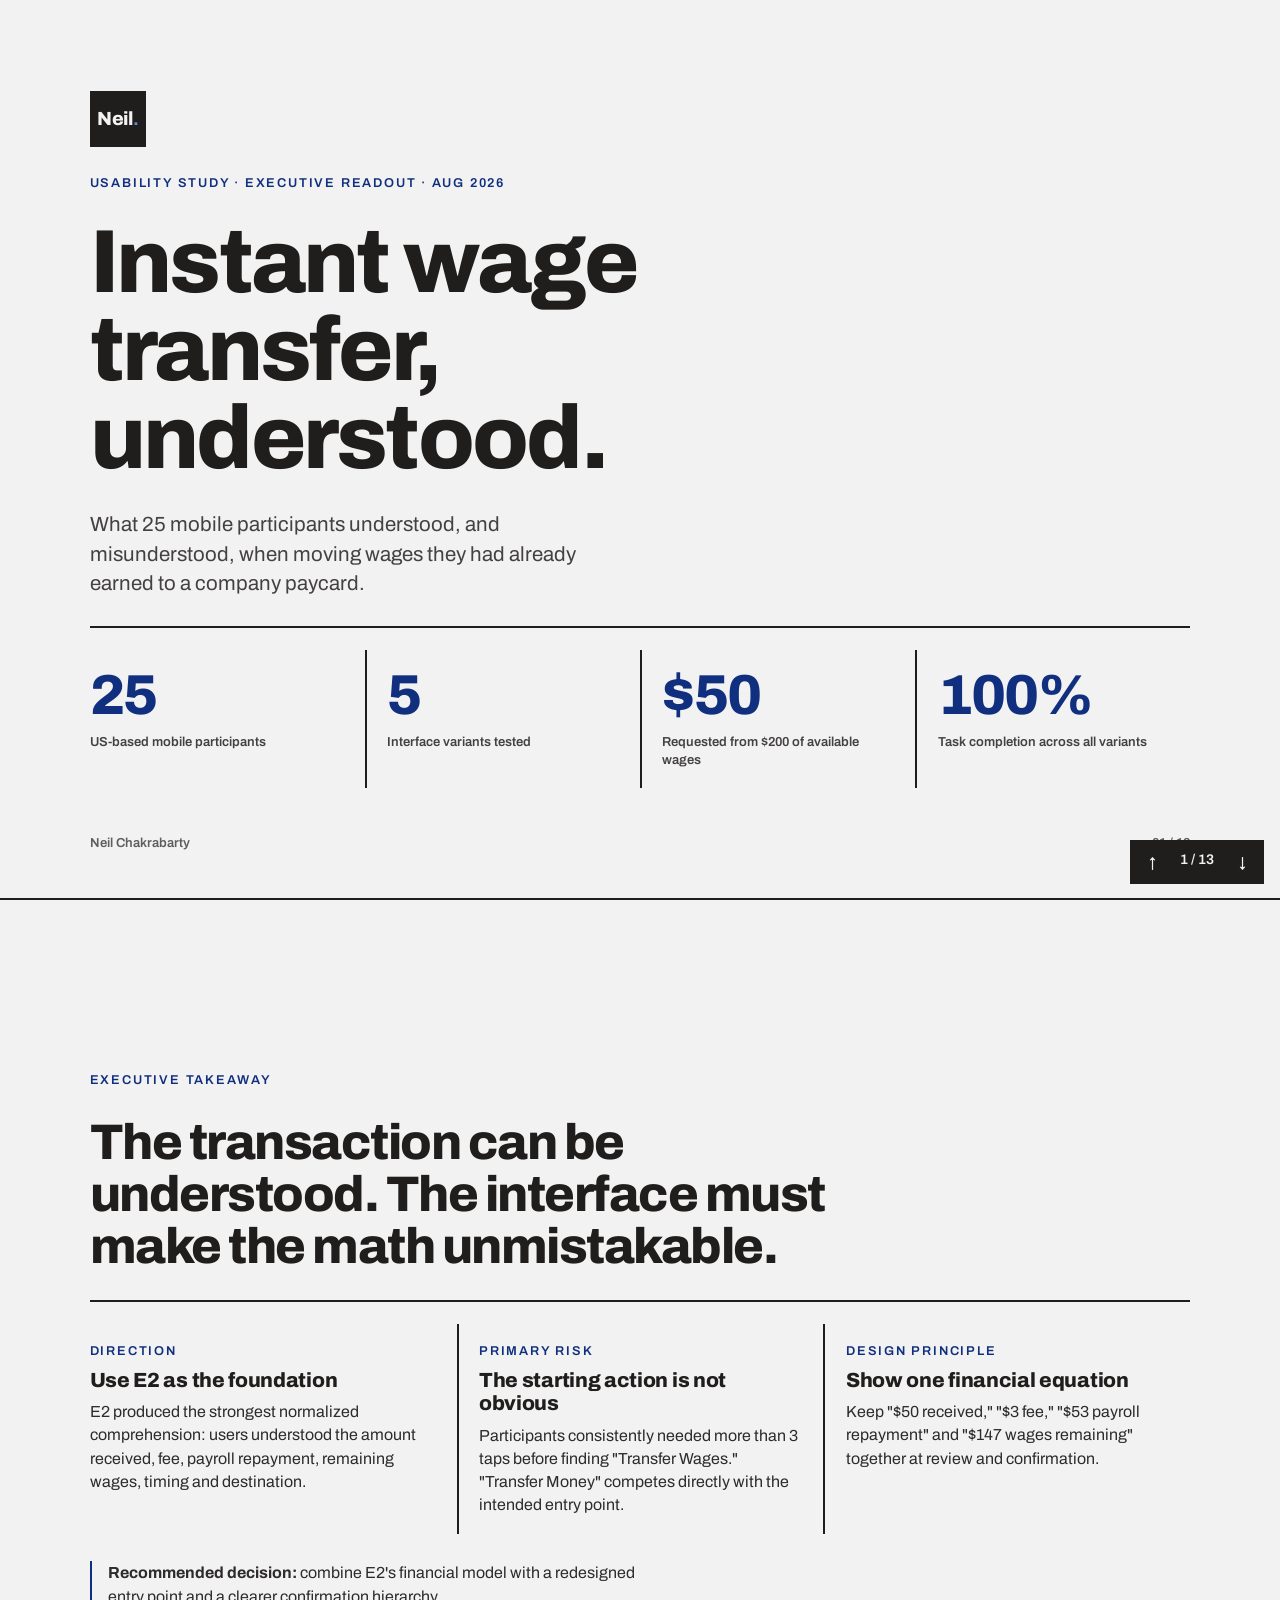
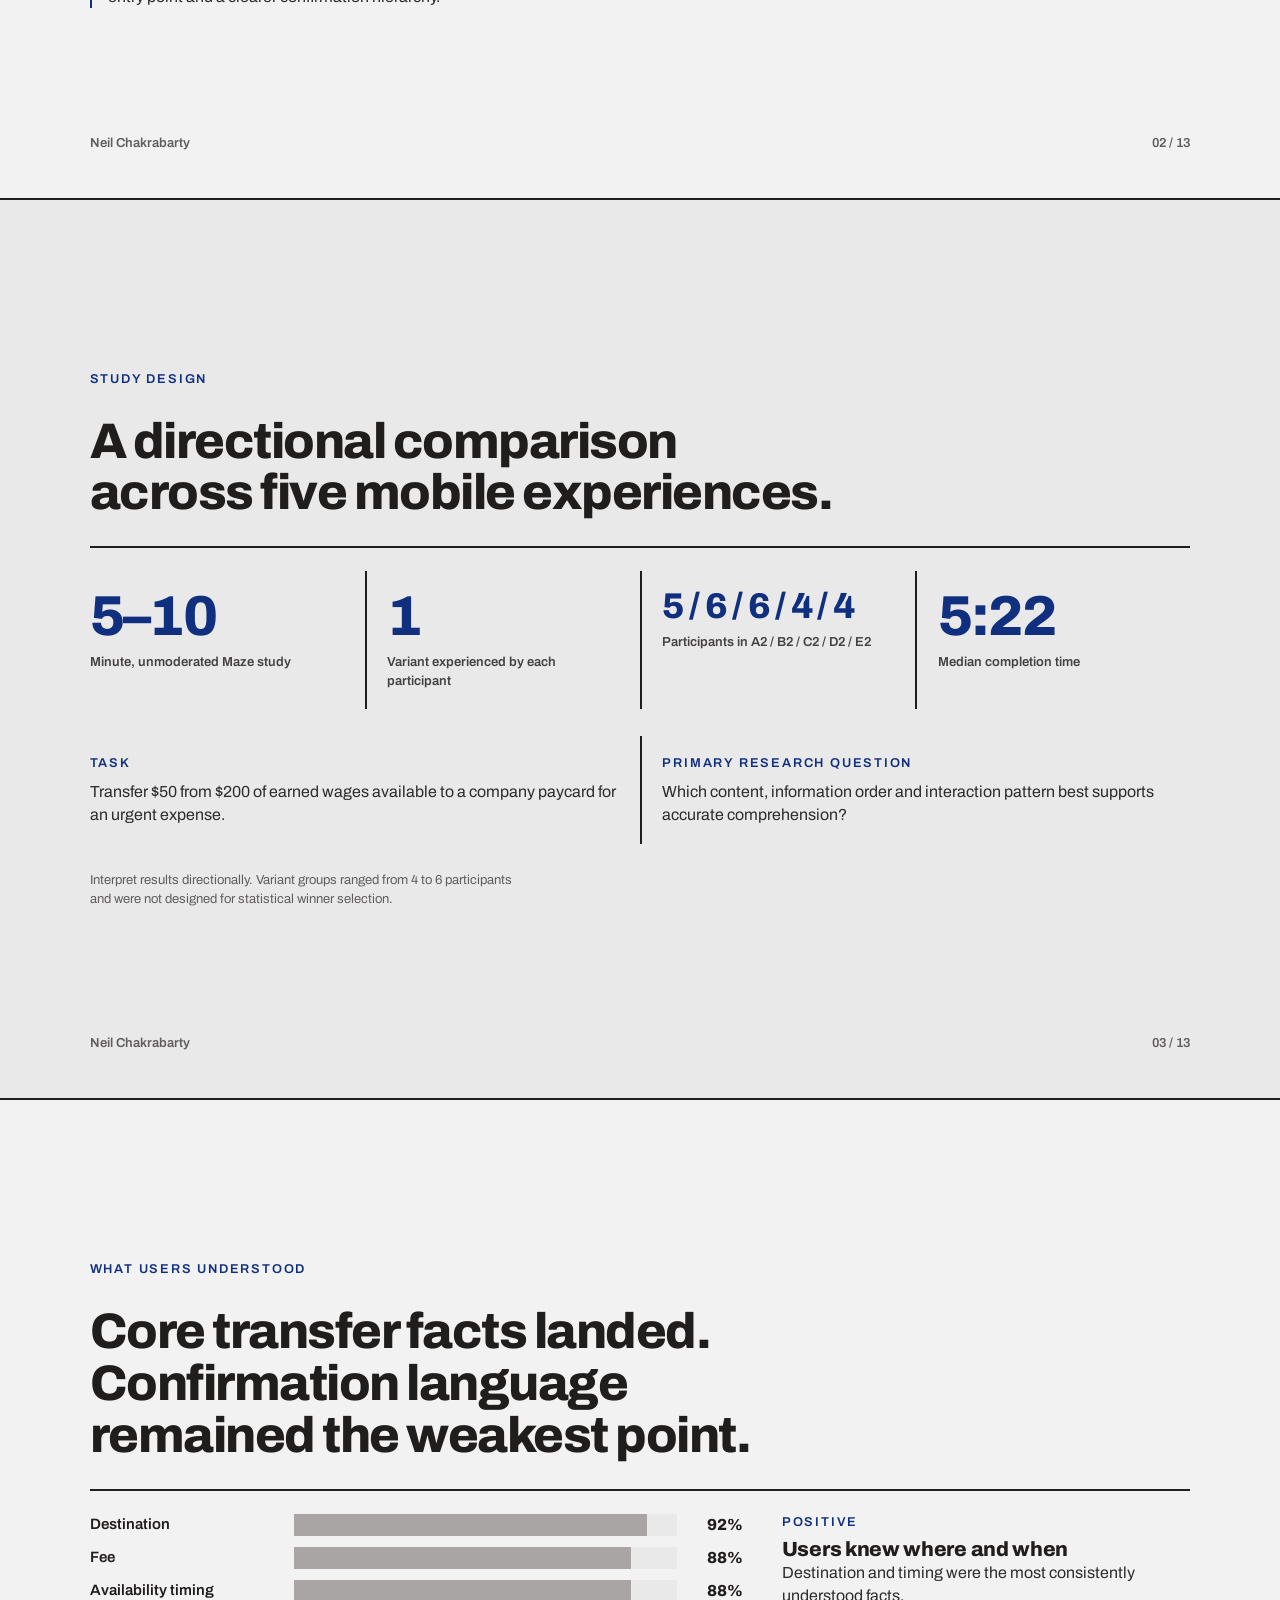
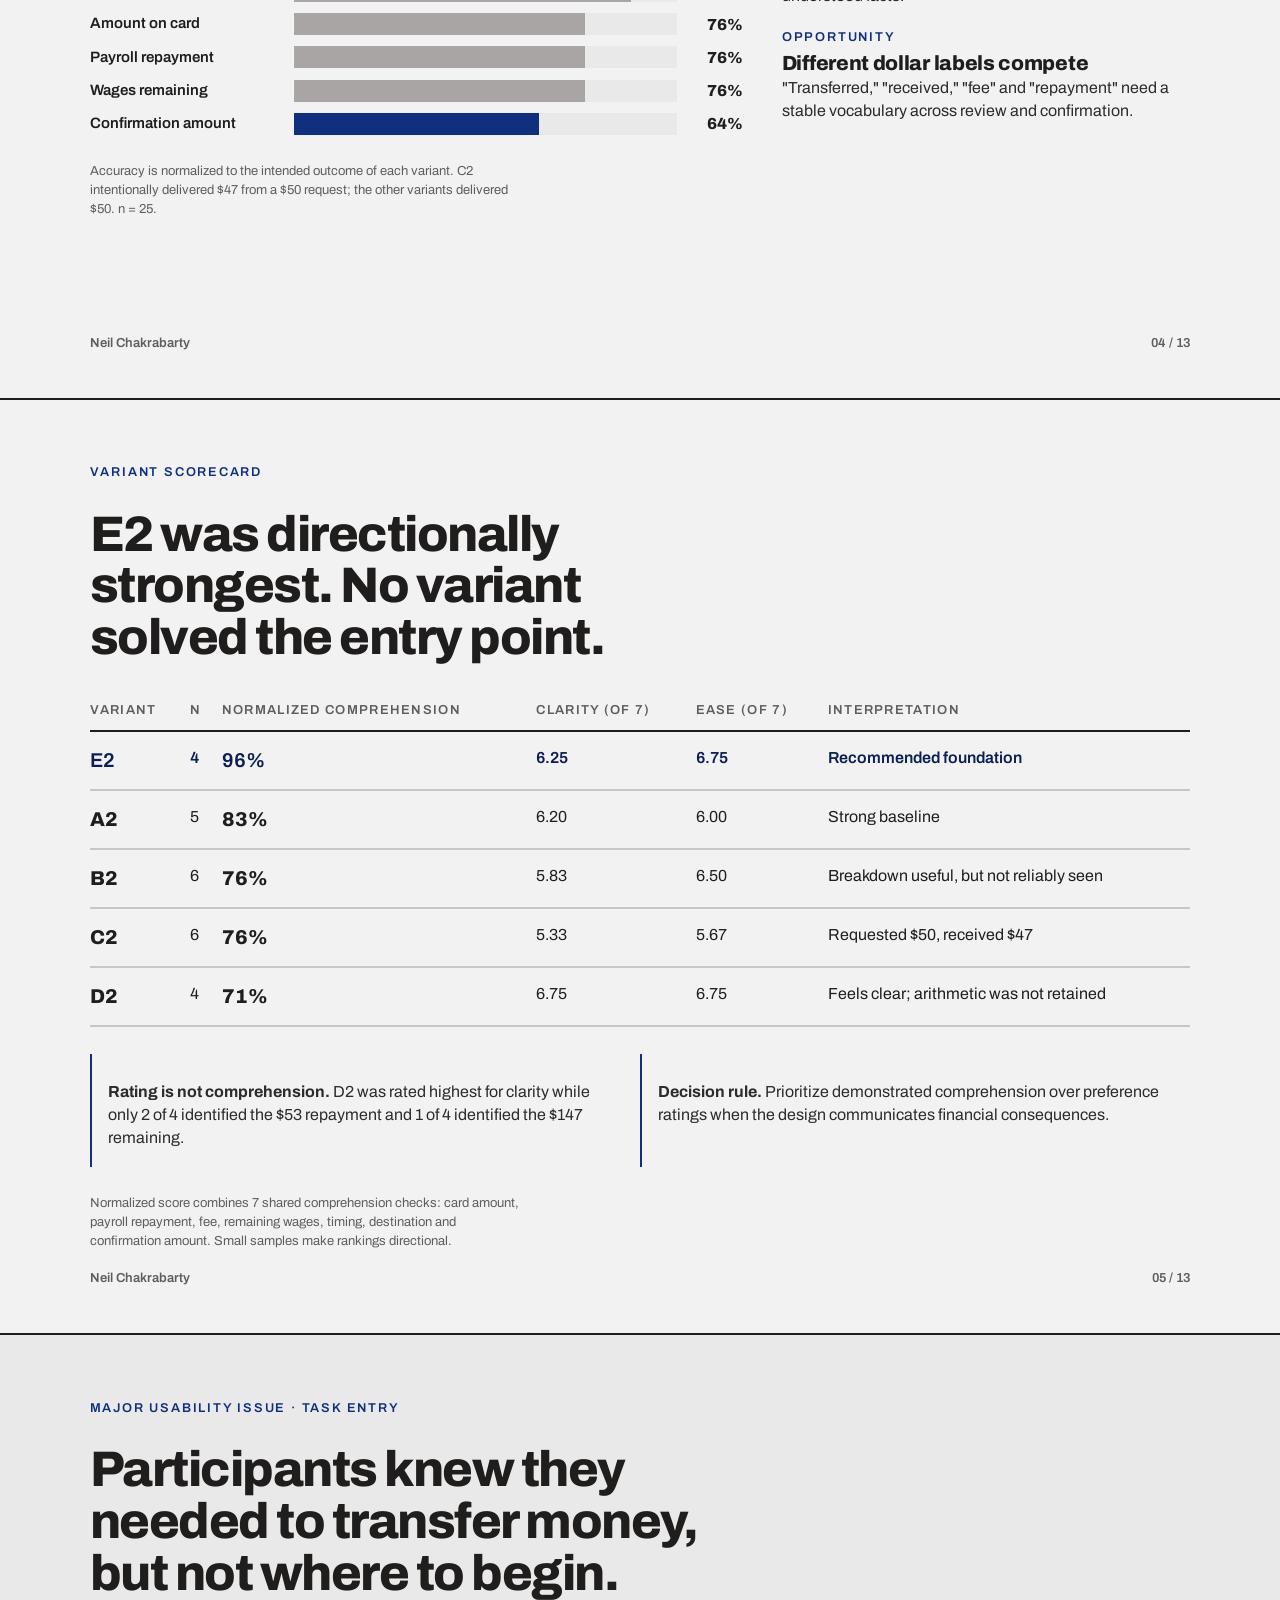
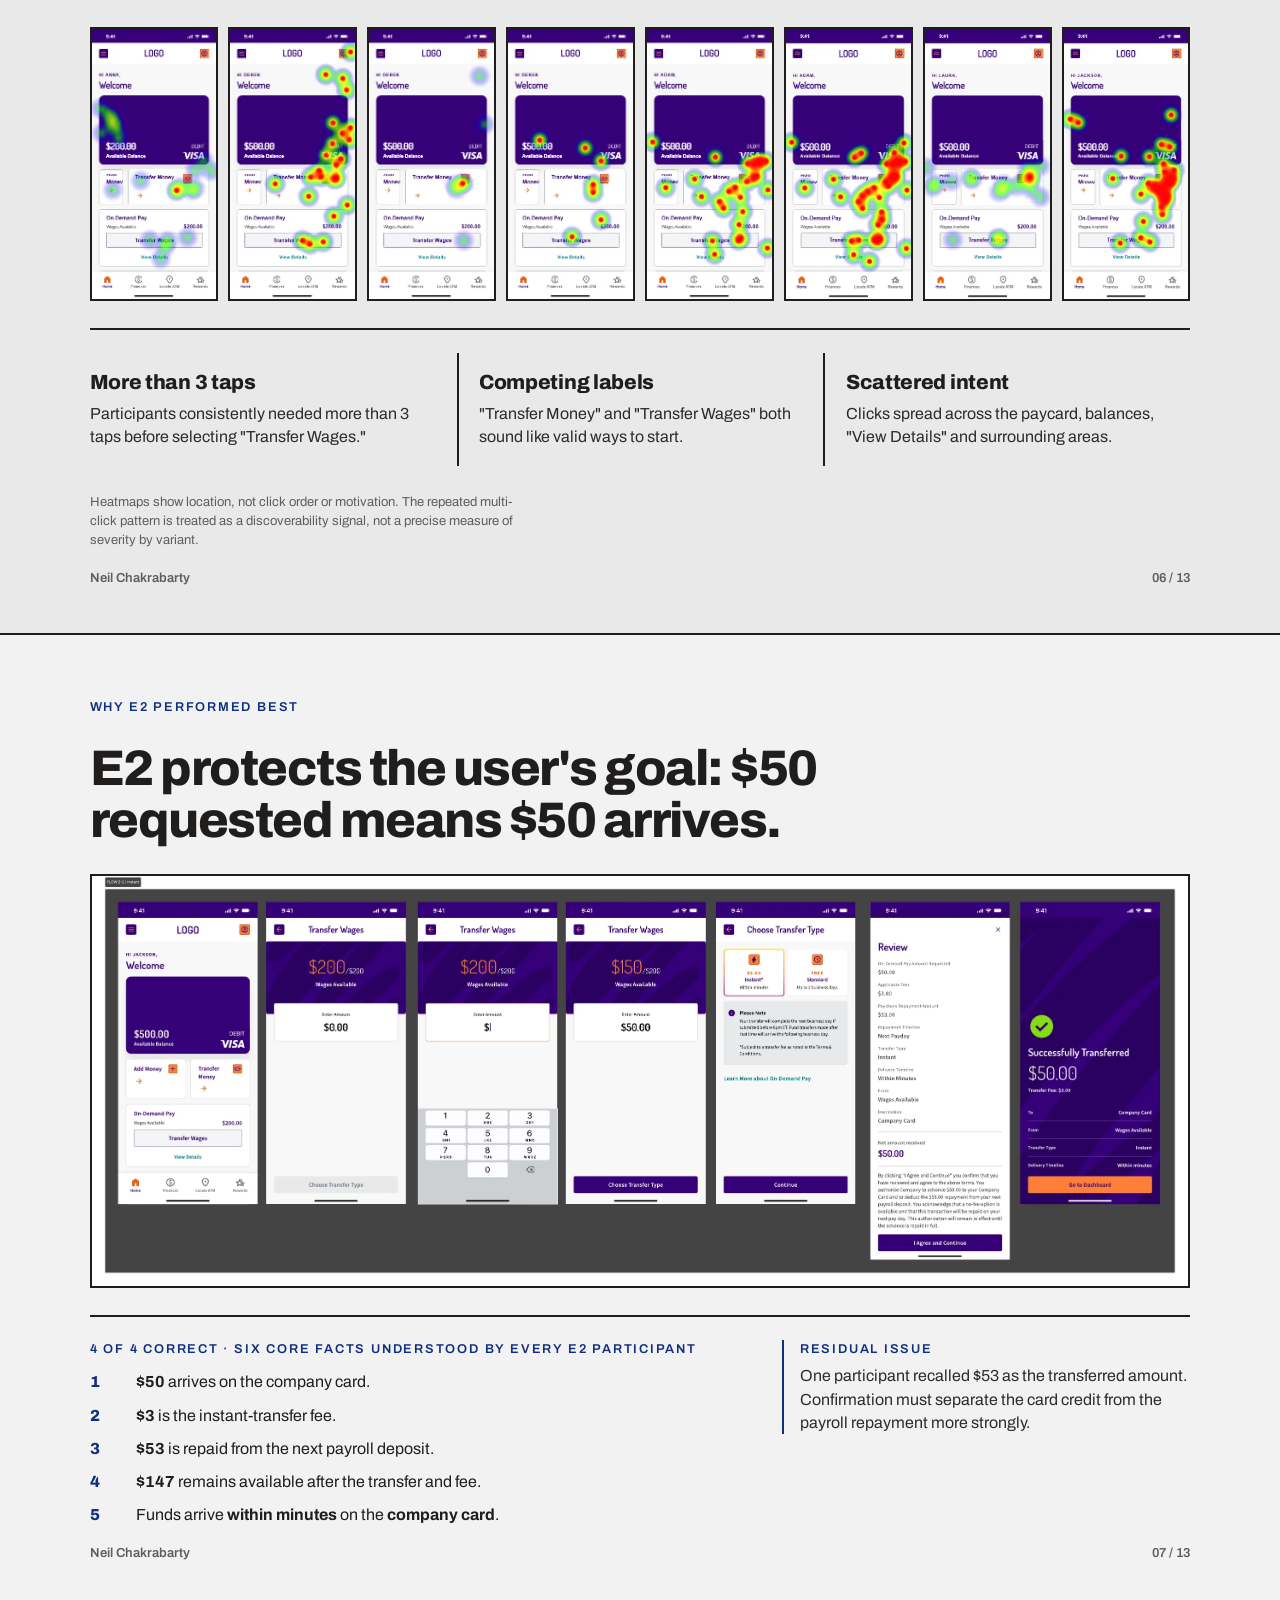
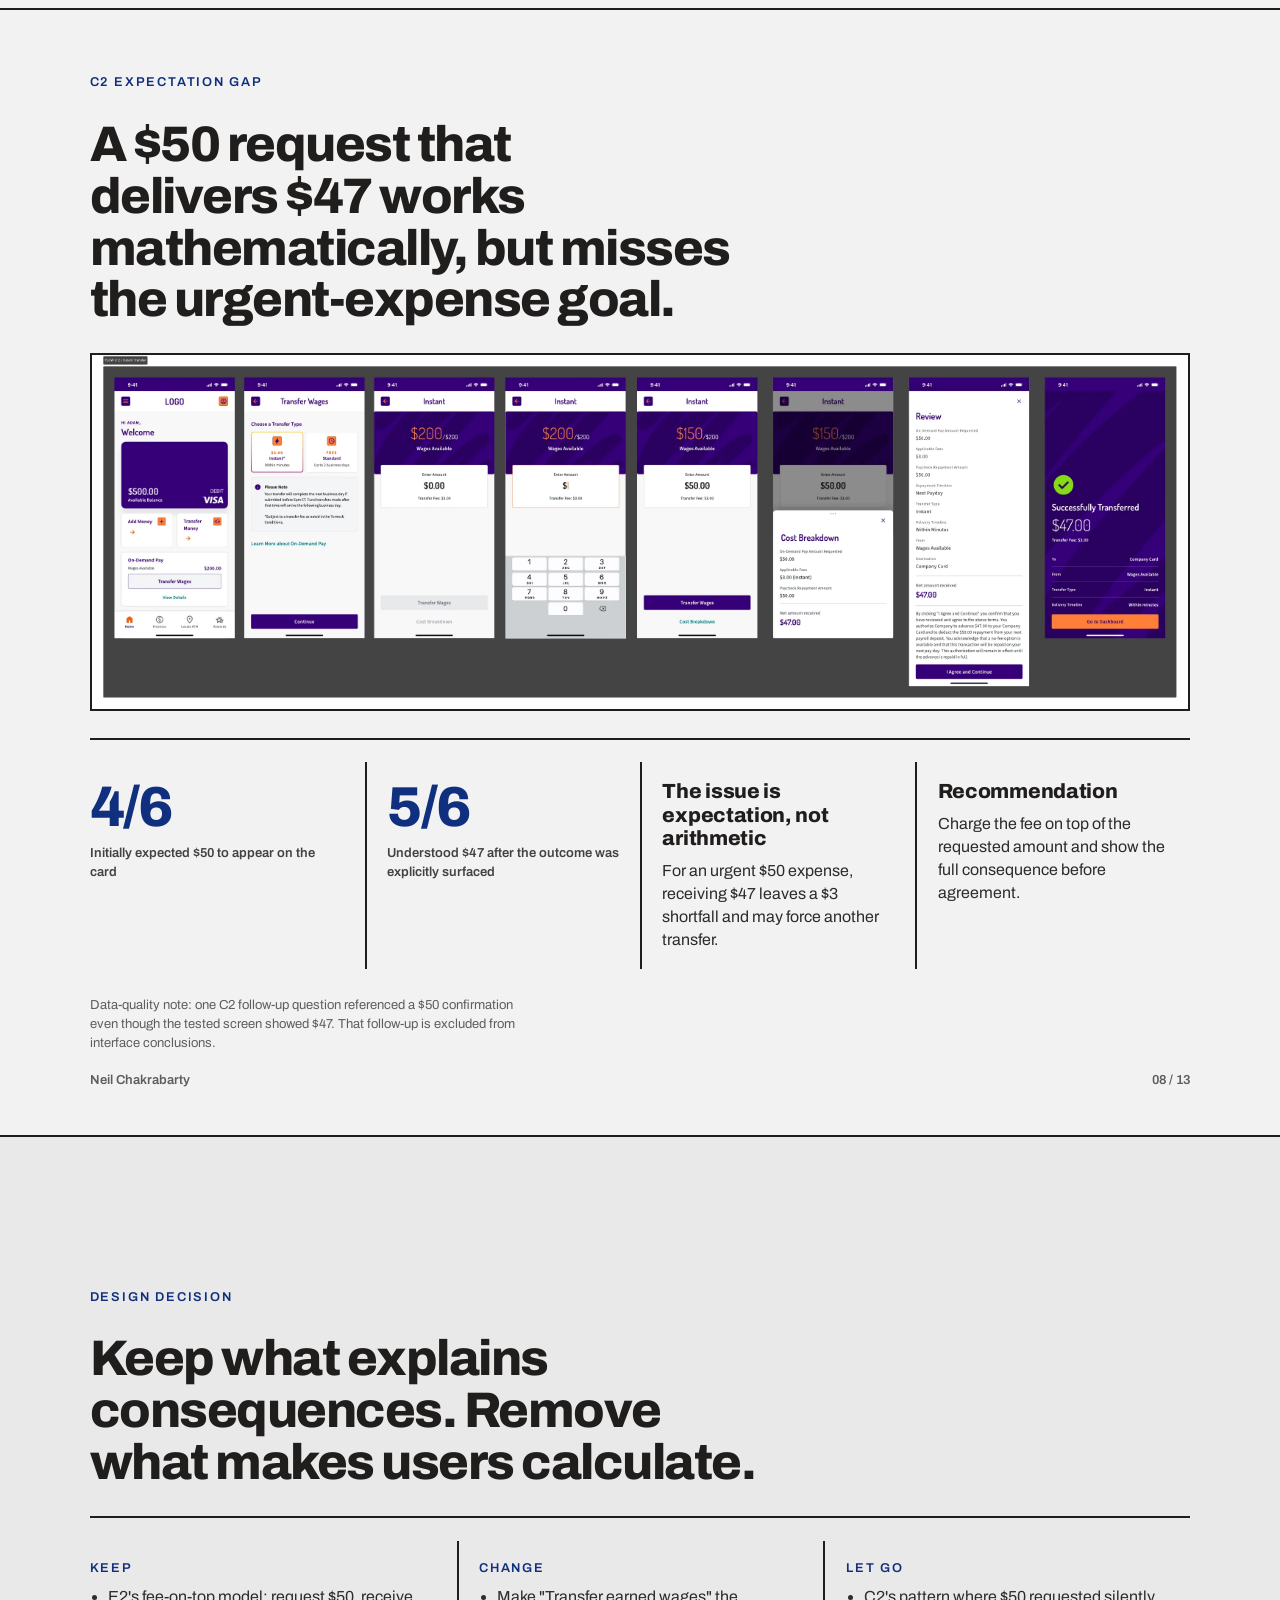
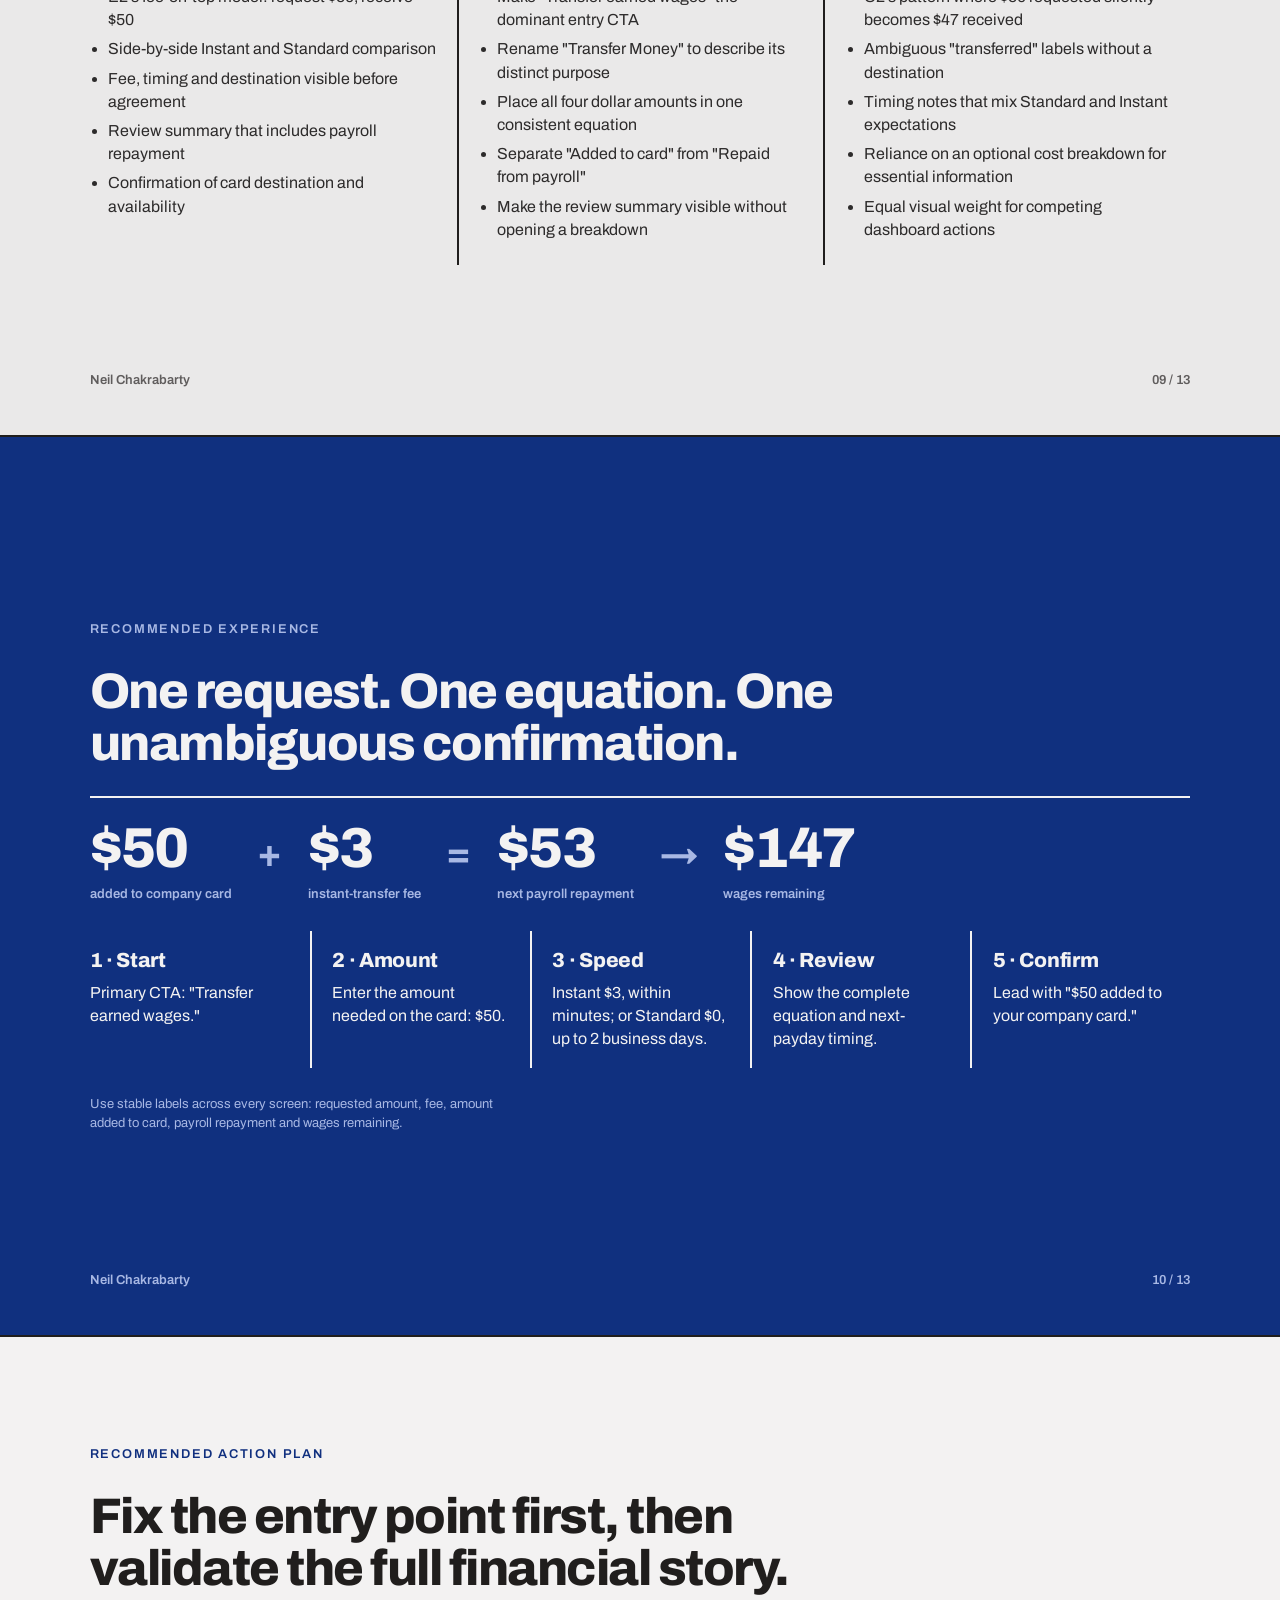
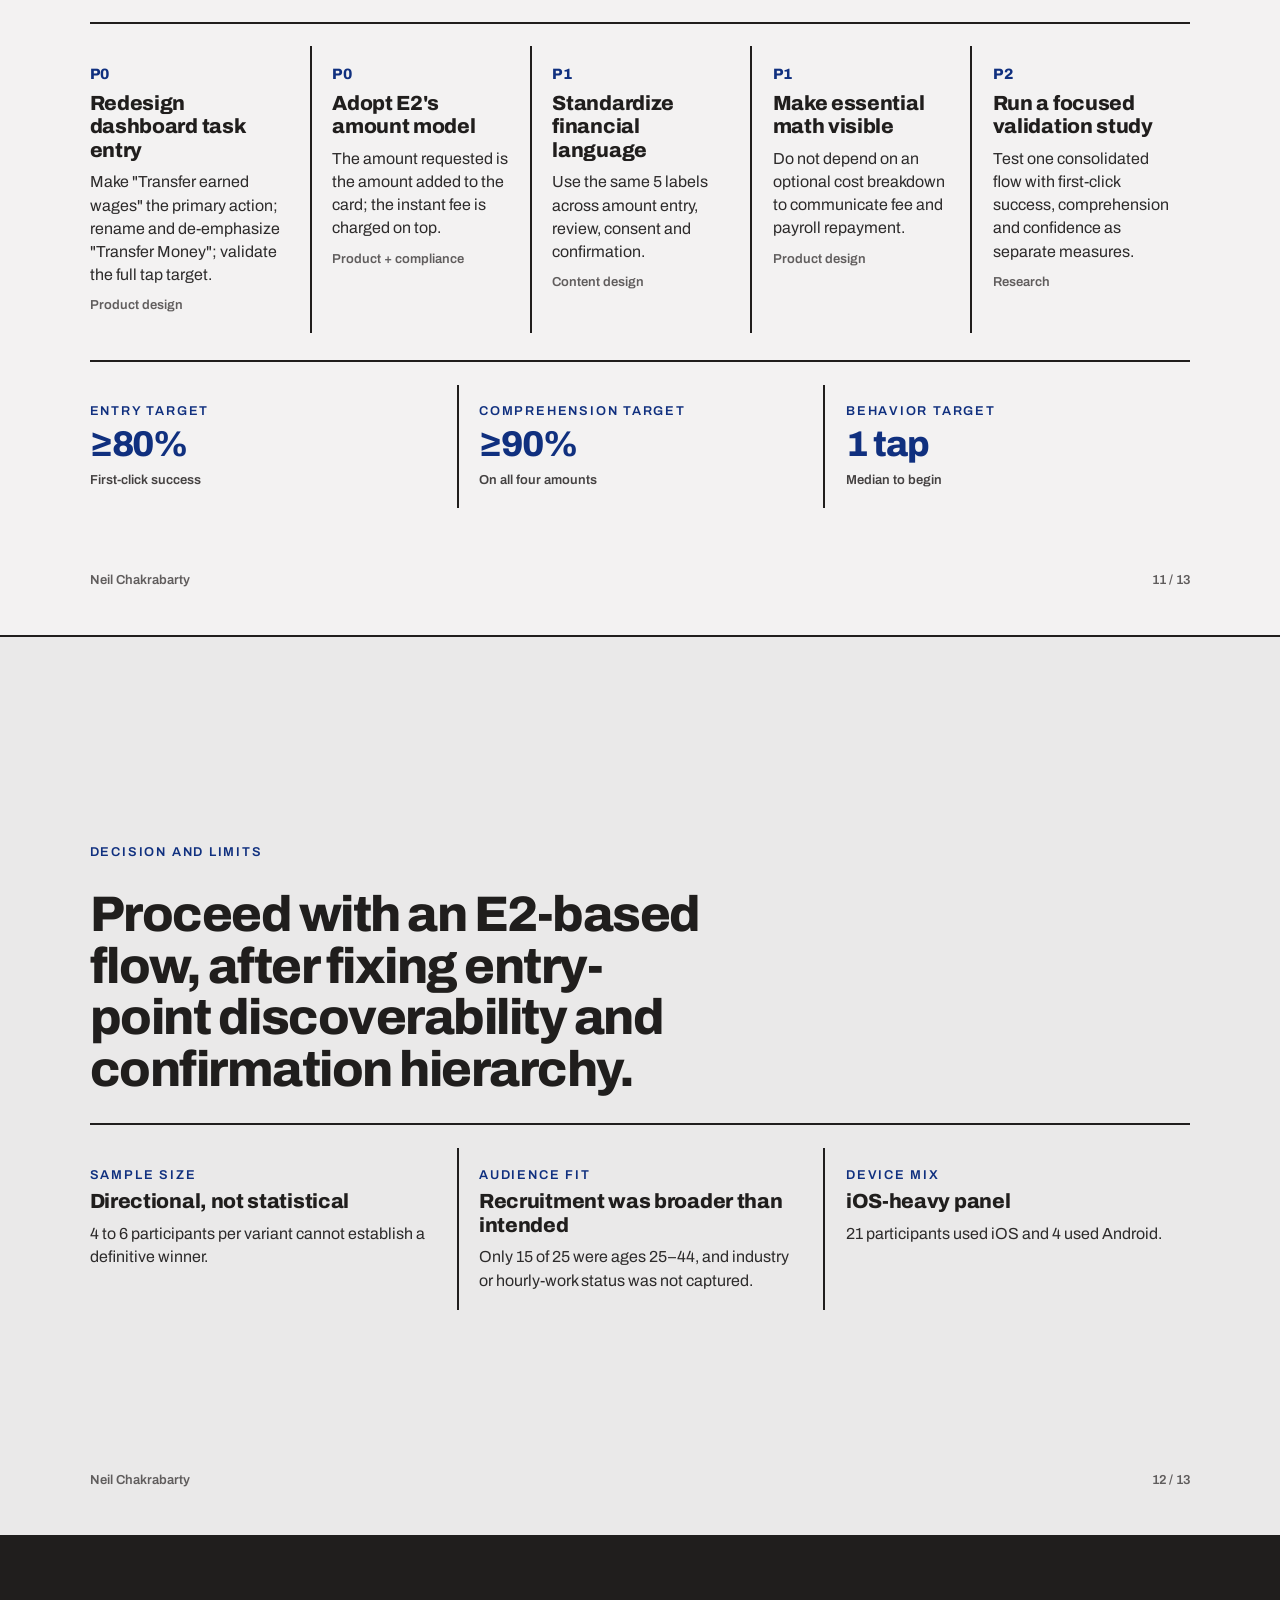
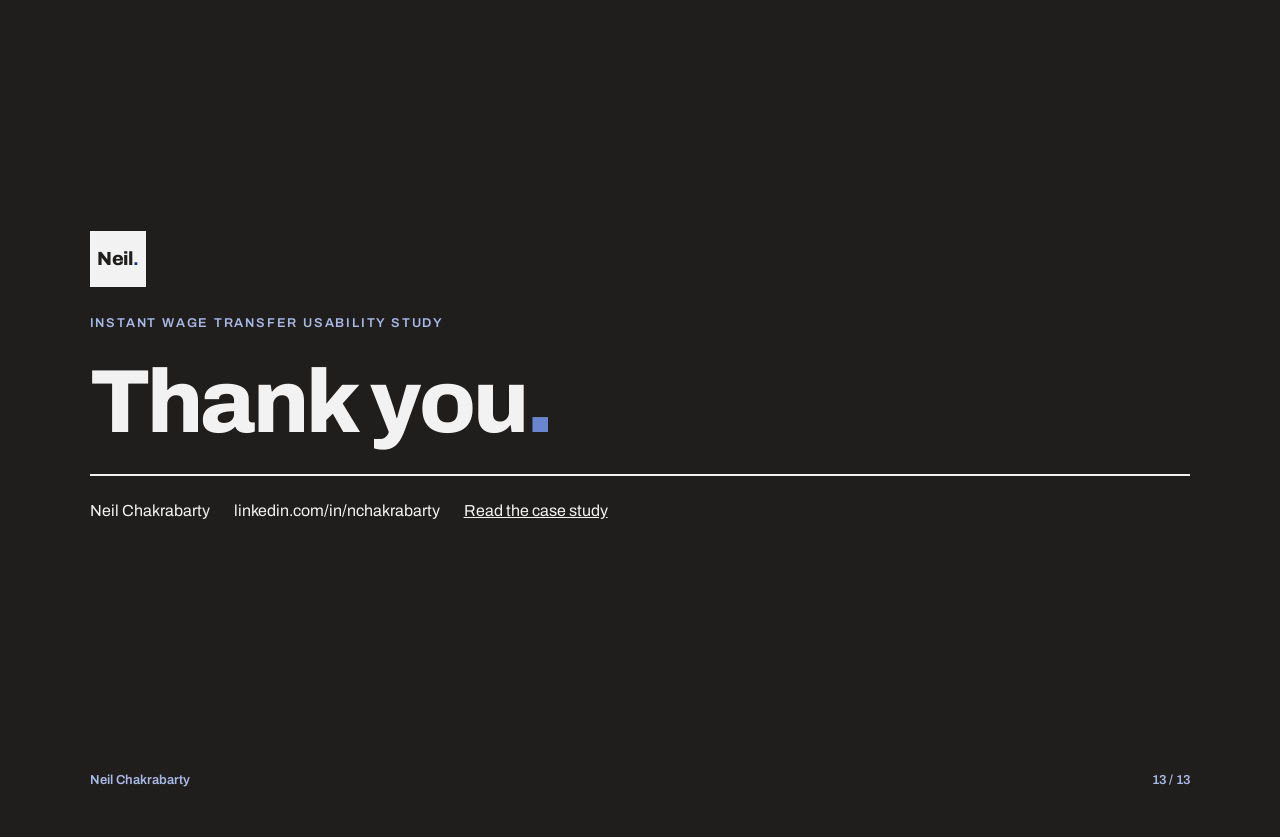
<file: presentations/fortuna-instant-transfer.html>
<!DOCTYPE html>
<html lang="en">
<head>
<meta charset="utf-8">
<meta name="viewport" content="width=device-width, initial-scale=1, viewport-fit=cover">
<meta name="description" content="Executive readout of a 25-participant, 5-variant usability study of instant earned wage transfer, by Neil Chakrabarty.">
<link rel="icon" href="../assets/favicon.svg" type="image/svg+xml">
<title>Instant Wage Transfer Study</title>
<link rel="preconnect" href="https://fonts.googleapis.com">
<link rel="preconnect" href="https://fonts.gstatic.com" crossorigin>
<link rel="stylesheet" href="https://fonts.googleapis.com/css2?family=Archivo:wght@400;600;800&display=swap">
<style>
/* Layout: one full-height section per slide, flush-left content on a 12-col grid, 2px ink rules split headline zone from content. Single light theme by brand choice. */
:root{
  --ground:#F3F2F2; --surface:#EAE9E9; --ink:#201E1D; --accent:#10307F; --accent-700:#0C1F52;
  --accent-400:#6B86D0; --accent-300:#A8B8E4; --n900:#2D2B2B; --n800:#444141; --n700:#605D5D; --n400:#A9A5A5; --n300:#C9C6C6;
  --font:"Archivo",Helvetica,Arial,sans-serif;
  color-scheme:light;
}
*{box-sizing:border-box}
html{scroll-snap-type:y proximity;background:var(--ground)}
body{margin:0;background:var(--ground);color:var(--ink);font-family:var(--font);font-size:16px;line-height:1.45;-webkit-font-smoothing:antialiased}
h1,h2,h3,p{margin:0}
.slide{position:relative;min-height:100svh;scroll-snap-align:start;display:flex;flex-direction:column;
  padding-block:clamp(40px,7vh,96px) clamp(28px,5vh,64px);
  padding-left:max(16px,env(safe-area-inset-left,0px),7vw);padding-right:max(16px,env(safe-area-inset-right,0px),7vw);
  border-bottom:2px solid var(--ink)}
.slide.tint{background:var(--surface)}
.slide.blue{background:var(--accent);color:var(--ground)}
.slide.inkbg{background:var(--ink);color:var(--ground)}
.inner{flex:1;display:flex;flex-direction:column;justify-content:center;gap:clamp(20px,3vh,36px);max-width:1440px;width:100%}
.kicker{font-weight:600;text-transform:uppercase;letter-spacing:.14em;font-size:clamp(12px,1vw,15px);color:var(--accent)}
.blue .kicker,.inkbg .kicker{color:var(--accent-300)}
h1{font-weight:800;font-size:clamp(40px,7vw,112px);line-height:.98;letter-spacing:-.03em;max-width:15ch;text-wrap:balance}
h2{font-weight:800;font-size:clamp(28px,3.9vw,60px);line-height:1.04;letter-spacing:-.03em;max-width:24ch;text-wrap:balance}
h3{font-weight:800;font-size:clamp(18px,1.6vw,24px);line-height:1.15;letter-spacing:-.015em}
p{color:var(--n900);max-width:62ch}
.blue p,.inkbg p{color:var(--ground)}
.lede{font-size:clamp(17px,1.6vw,24px);color:var(--n800);max-width:46ch}
.small{font-size:clamp(13px,.95vw,15px);color:var(--n700)}
.blue .small,.inkbg .small{color:var(--accent-300)}
.rule{border-top:2px solid var(--ink);padding-top:clamp(18px,2.5vh,28px)}
.blue .rule,.inkbg .rule{border-color:var(--ground)}
.cols{display:grid;gap:0}
.cols>*{min-width:0;padding:clamp(14px,1.4vw,24px) clamp(14px,1.6vw,28px) clamp(14px,1.4vw,24px) 0}
.cols>*+*{border-left:2px solid var(--ink);padding-left:clamp(14px,1.6vw,28px)}
.c2{grid-template-columns:repeat(2,1fr)} .c3{grid-template-columns:repeat(3,1fr)} .c4{grid-template-columns:repeat(4,1fr)} .c5{grid-template-columns:repeat(5,1fr)}
.cols p{margin-top:8px}
.num{font-weight:800;font-size:clamp(34px,4.4vw,68px);line-height:1;letter-spacing:-.03em;color:var(--accent);font-variant-numeric:tabular-nums}
.blue .num{color:var(--ground)}
.label{font-weight:600;font-size:clamp(13px,1vw,15px);color:var(--n800);margin-top:8px}
.foot{display:flex;justify-content:space-between;gap:16px;font-weight:600;font-size:13px;color:var(--n700);padding-top:18px;max-width:1440px;width:100%}
.blue .foot,.inkbg .foot{color:var(--accent-300)}
.mark{display:inline-flex;align-items:center;justify-content:center;width:56px;height:56px;background:var(--ink);color:var(--ground);font-weight:800;font-size:19px;letter-spacing:-.02em}
.mark b{color:var(--accent-400)}
.inkbg .mark{background:var(--ground);color:var(--ink)} .inkbg .mark b{color:var(--accent)}
/* bars */
.bars{display:grid;gap:10px}
.bar{display:grid;grid-template-columns:minmax(120px,190px) 1fr 52px;align-items:center;gap:14px}
.bar span{font-weight:600;font-size:15px}
.track{height:22px;background:var(--surface);position:relative}
.fill{position:absolute;inset:0 auto 0 0;background:var(--n400)}
.fill.hi{background:var(--accent)}
.bar em{font-style:normal;font-weight:800;font-variant-numeric:tabular-nums;text-align:right}
/* table */
.tablewrap{overflow-x:auto}
table{border-collapse:collapse;width:100%;min-width:640px;font-variant-numeric:tabular-nums}
th{text-align:left;font-weight:600;font-size:13px;text-transform:uppercase;letter-spacing:.1em;color:var(--n700);padding:10px 14px 10px 0;border-bottom:2px solid var(--ink)}
td{padding:14px 14px 14px 0;border-bottom:2px solid var(--n300);font-size:16px;vertical-align:top}
tr.best td{color:var(--accent-700);font-weight:600}
td.v{font-weight:800;font-size:20px}
.note{border-left:2px solid var(--accent);padding-left:16px}
.note p+p{margin-top:8px}
/* heatmaps */
.heat{display:grid;grid-template-columns:repeat(8,1fr);gap:10px}
.heat img{width:100%;display:block;border:2px solid var(--ink)}
.flow{width:100%;display:block;border:2px solid var(--ink)}
.flowwrap{overflow-x:auto}
.steps{list-style:none;margin:0;padding:0;display:grid;gap:10px;counter-reset:s}
.steps li{display:grid;grid-template-columns:36px 1fr;gap:10px;align-items:baseline;counter-increment:s}
.steps li::before{content:counter(s);font-weight:800;color:var(--accent)}
.eq{display:flex;flex-wrap:wrap;align-items:flex-end;gap:clamp(10px,2vw,28px)}
.eq .op{font-weight:800;font-size:clamp(28px,3vw,48px);color:var(--n700);padding-bottom:22px}
ul.plain{margin:8px 0 0;padding-left:18px} ul.plain li{margin:6px 0;color:var(--n900)}
.pcode{font-weight:800;color:var(--accent);font-size:15px;letter-spacing:.06em}
.owner{font-size:13px;font-weight:600;color:var(--n700);margin-top:10px}
.split{display:grid;grid-template-columns:1.6fr 1fr;gap:clamp(20px,3vw,48px);align-items:start}
.split>*{min-width:0}
a{color:inherit}
.nav{position:fixed;right:calc(16px + env(safe-area-inset-right,0px));bottom:calc(16px + env(safe-area-inset-bottom,0px));display:flex;gap:0;z-index:5;background:var(--ink)}
.nav button{appearance:none;border:0;background:var(--ink);color:var(--ground);font:600 14px var(--font);padding:10px 14px;cursor:pointer;min-width:44px;min-height:44px}
.nav button:focus-visible{outline:2px solid var(--accent-400);outline-offset:2px}
.nav output{color:var(--ground);font:600 14px var(--font);padding:12px 6px;font-variant-numeric:tabular-nums}
@media (max-width:900px){
  .c3,.c4,.c5,.c2,.split{grid-template-columns:1fr}
  .cols>*+*{border-left:0;border-top:2px solid var(--ink);padding-left:0}
  .heat{grid-template-columns:repeat(4,1fr)}
  .flow{min-width:900px}
  .bar{grid-template-columns:110px 1fr 44px}
  .slide{min-height:auto}
}
@media (prefers-reduced-motion:no-preference){html{scroll-behavior:smooth}}
</style>

</head>
<body>
<main class="deck">

<!-- 01 Cover -->
<section class="slide" id="s1">
  <div class="inner">
    <span class="mark">Neil<b>.</b></span>
    <div class="kicker">Usability study · Executive readout · Aug 2026</div>
    <h1>Instant wage transfer, understood.</h1>
    <p class="lede">What 25 mobile participants understood, and misunderstood, when moving wages they had already earned to a company paycard.</p>
    <div class="cols c4 rule">
      <div><div class="num">25</div><div class="label">US-based mobile participants</div></div>
      <div><div class="num">5</div><div class="label">Interface variants tested</div></div>
      <div><div class="num">$50</div><div class="label">Requested from $200 of available wages</div></div>
      <div><div class="num">100%</div><div class="label">Task completion across all variants</div></div>
    </div>
  </div>
  <div class="foot"><span>Neil Chakrabarty</span><span>01 / 13</span></div>
</section>

<!-- 02 Executive takeaway -->
<section class="slide" id="s2">
  <div class="inner">
    <div class="kicker">Executive takeaway</div>
    <h2>The transaction can be understood. The interface must make the math unmistakable.</h2>
    <div class="cols c3 rule">
      <div><div class="kicker">Direction</div><h3 style="margin-top:8px">Use E2 as the foundation</h3><p>E2 produced the strongest normalized comprehension: users understood the amount received, fee, payroll repayment, remaining wages, timing and destination.</p></div>
      <div><div class="kicker">Primary risk</div><h3 style="margin-top:8px">The starting action is not obvious</h3><p>Participants consistently needed more than 3 taps before finding "Transfer Wages." "Transfer Money" competes directly with the intended entry point.</p></div>
      <div><div class="kicker">Design principle</div><h3 style="margin-top:8px">Show one financial equation</h3><p>Keep "$50 received," "$3 fee," "$53 payroll repayment" and "$147 wages remaining" together at review and confirmation.</p></div>
    </div>
    <div class="note"><p><strong>Recommended decision:</strong> combine E2's financial model with a redesigned entry point and a clearer confirmation hierarchy.</p></div>
  </div>
  <div class="foot"><span>Neil Chakrabarty</span><span>02 / 13</span></div>
</section>

<!-- 03 Study design -->
<section class="slide tint" id="s3">
  <div class="inner">
    <div class="kicker">Study design</div>
    <h2>A directional comparison across five mobile experiences.</h2>
    <div class="cols c4 rule">
      <div><div class="num">5–10</div><div class="label">Minute, unmoderated Maze study</div></div>
      <div><div class="num">1</div><div class="label">Variant experienced by each participant</div></div>
      <div><div class="num" style="font-size:clamp(26px,2.8vw,44px)">5 / 6 / 6 / 4 / 4</div><div class="label">Participants in A2 / B2 / C2 / D2 / E2</div></div>
      <div><div class="num">5:22</div><div class="label">Median completion time</div></div>
    </div>
    <div class="cols c2">
      <div><div class="kicker">Task</div><p>Transfer $50 from $200 of earned wages available to a company paycard for an urgent expense.</p></div>
      <div><div class="kicker">Primary research question</div><p>Which content, information order and interaction pattern best supports accurate comprehension?</p></div>
    </div>
    <p class="small">Interpret results directionally. Variant groups ranged from 4 to 6 participants and were not designed for statistical winner selection.</p>
  </div>
  <div class="foot"><span>Neil Chakrabarty</span><span>03 / 13</span></div>
</section>

<!-- 04 Comprehension -->
<section class="slide" id="s4">
  <div class="inner">
    <div class="kicker">What users understood</div>
    <h2>Core transfer facts landed. Confirmation language remained the weakest point.</h2>
    <div class="split rule">
      <div class="bars" role="img" aria-label="Share of all 25 participants answering each comprehension check correctly">
        <div class="bar"><span>Destination</span><div class="track"><div class="fill" style="width:92%"></div></div><em>92%</em></div>
        <div class="bar"><span>Fee</span><div class="track"><div class="fill" style="width:88%"></div></div><em>88%</em></div>
        <div class="bar"><span>Availability timing</span><div class="track"><div class="fill" style="width:88%"></div></div><em>88%</em></div>
        <div class="bar"><span>Amount on card</span><div class="track"><div class="fill" style="width:76%"></div></div><em>76%</em></div>
        <div class="bar"><span>Payroll repayment</span><div class="track"><div class="fill" style="width:76%"></div></div><em>76%</em></div>
        <div class="bar"><span>Wages remaining</span><div class="track"><div class="fill" style="width:76%"></div></div><em>76%</em></div>
        <div class="bar"><span>Confirmation amount</span><div class="track"><div class="fill hi" style="width:64%"></div></div><em>64%</em></div>
      </div>
      <div style="display:grid;gap:20px">
        <div><div class="kicker">Positive</div><h3 style="margin-top:6px">Users knew where and when</h3><p>Destination and timing were the most consistently understood facts.</p></div>
        <div><div class="kicker">Opportunity</div><h3 style="margin-top:6px">Different dollar labels compete</h3><p>"Transferred," "received," "fee" and "repayment" need a stable vocabulary across review and confirmation.</p></div>
      </div>
    </div>
    <p class="small">Accuracy is normalized to the intended outcome of each variant. C2 intentionally delivered $47 from a $50 request; the other variants delivered $50. n = 25.</p>
  </div>
  <div class="foot"><span>Neil Chakrabarty</span><span>04 / 13</span></div>
</section>

<!-- 05 Scorecard -->
<section class="slide" id="s5">
  <div class="inner">
    <div class="kicker">Variant scorecard</div>
    <h2>E2 was directionally strongest. No variant solved the entry point.</h2>
    <div class="tablewrap">
      <table>
        <thead><tr><th>Variant</th><th>n</th><th>Normalized comprehension</th><th>Clarity (of 7)</th><th>Ease (of 7)</th><th>Interpretation</th></tr></thead>
        <tbody>
          <tr class="best"><td class="v">E2</td><td>4</td><td class="v">96%</td><td>6.25</td><td>6.75</td><td>Recommended foundation</td></tr>
          <tr><td class="v">A2</td><td>5</td><td class="v">83%</td><td>6.20</td><td>6.00</td><td>Strong baseline</td></tr>
          <tr><td class="v">B2</td><td>6</td><td class="v">76%</td><td>5.83</td><td>6.50</td><td>Breakdown useful, but not reliably seen</td></tr>
          <tr><td class="v">C2</td><td>6</td><td class="v">76%</td><td>5.33</td><td>5.67</td><td>Requested $50, received $47</td></tr>
          <tr><td class="v">D2</td><td>4</td><td class="v">71%</td><td>6.75</td><td>6.75</td><td>Feels clear; arithmetic was not retained</td></tr>
        </tbody>
      </table>
    </div>
    <div class="cols c2">
      <div class="note"><p><strong>Rating is not comprehension.</strong> D2 was rated highest for clarity while only 2 of 4 identified the $53 repayment and 1 of 4 identified the $147 remaining.</p></div>
      <div class="note"><p><strong>Decision rule.</strong> Prioritize demonstrated comprehension over preference ratings when the design communicates financial consequences.</p></div>
    </div>
    <p class="small">Normalized score combines 7 shared comprehension checks: card amount, payroll repayment, fee, remaining wages, timing, destination and confirmation amount. Small samples make rankings directional.</p>
  </div>
  <div class="foot"><span>Neil Chakrabarty</span><span>05 / 13</span></div>
</section>

<!-- 06 Heatmaps -->
<section class="slide tint" id="s6">
  <div class="inner">
    <div class="kicker">Major usability issue · Task entry</div>
    <h2>Participants knew they needed to transfer money, but not where to begin.</h2>
    <div class="heat" aria-label="Eight starting-screen click heatmaps">
      <img src="../assets/case-studies/fortuna/heatmaps/heatmap-1.webp" alt="Starting-screen click heatmap, participant 1 of 8" loading="lazy"><img src="../assets/case-studies/fortuna/heatmaps/heatmap-2.webp" alt="Starting-screen click heatmap, participant 2 of 8" loading="lazy"><img src="../assets/case-studies/fortuna/heatmaps/heatmap-3.webp" alt="Starting-screen click heatmap, participant 3 of 8" loading="lazy"><img src="../assets/case-studies/fortuna/heatmaps/heatmap-4.webp" alt="Starting-screen click heatmap, participant 4 of 8" loading="lazy"><img src="../assets/case-studies/fortuna/heatmaps/heatmap-5.webp" alt="Starting-screen click heatmap, participant 5 of 8" loading="lazy"><img src="../assets/case-studies/fortuna/heatmaps/heatmap-6.webp" alt="Starting-screen click heatmap, participant 6 of 8" loading="lazy"><img src="../assets/case-studies/fortuna/heatmaps/heatmap-7.webp" alt="Starting-screen click heatmap, participant 7 of 8" loading="lazy"><img src="../assets/case-studies/fortuna/heatmaps/heatmap-8.webp" alt="Starting-screen click heatmap, participant 8 of 8" loading="lazy">
    </div>
    <div class="cols c3 rule">
      <div><h3>More than 3 taps</h3><p>Participants consistently needed more than 3 taps before selecting "Transfer Wages."</p></div>
      <div><h3>Competing labels</h3><p>"Transfer Money" and "Transfer Wages" both sound like valid ways to start.</p></div>
      <div><h3>Scattered intent</h3><p>Clicks spread across the paycard, balances, "View Details" and surrounding areas.</p></div>
    </div>
    <p class="small">Heatmaps show location, not click order or motivation. The repeated multi-click pattern is treated as a discoverability signal, not a precise measure of severity by variant.</p>
  </div>
  <div class="foot"><span>Neil Chakrabarty</span><span>06 / 13</span></div>
</section>

<!-- 07 E2 -->
<section class="slide" id="s7">
  <div class="inner">
    <div class="kicker">Why E2 performed best</div>
    <h2>E2 protects the user's goal: $50 requested means $50 arrives.</h2>
    <div class="flowwrap"><img class="flow" src="../assets/case-studies/fortuna/fortuna-e2-flow.webp" alt="E2 prototype flow: dashboard, amount entry, transfer type, review with $50 net received, and success confirmation"></div>
    <div class="split rule">
      <div>
        <div class="kicker">4 of 4 correct · Six core facts understood by every E2 participant</div>
        <ol class="steps" style="margin-top:12px">
          <li><span><strong>$50</strong> arrives on the company card.</span></li>
          <li><span><strong>$3</strong> is the instant-transfer fee.</span></li>
          <li><span><strong>$53</strong> is repaid from the next payroll deposit.</span></li>
          <li><span><strong>$147</strong> remains available after the transfer and fee.</span></li>
          <li><span>Funds arrive <strong>within minutes</strong> on the <strong>company card</strong>.</span></li>
        </ol>
      </div>
      <div class="note"><div class="kicker">Residual issue</div><p style="margin-top:6px">One participant recalled $53 as the transferred amount. Confirmation must separate the card credit from the payroll repayment more strongly.</p></div>
    </div>
  </div>
  <div class="foot"><span>Neil Chakrabarty</span><span>07 / 13</span></div>
</section>

<!-- 08 C2 -->
<section class="slide" id="s8">
  <div class="inner">
    <div class="kicker">C2 expectation gap</div>
    <h2>A $50 request that delivers $47 works mathematically, but misses the urgent-expense goal.</h2>
    <div class="flowwrap"><img class="flow" src="../assets/case-studies/fortuna/fortuna-c2-flow.webp" alt="C2 prototype flow: a $50 request with the $3 fee deducted, showing $47 net received at review and confirmation"></div>
    <div class="cols c4 rule">
      <div><div class="num">4/6</div><div class="label">Initially expected $50 to appear on the card</div></div>
      <div><div class="num">5/6</div><div class="label">Understood $47 after the outcome was explicitly surfaced</div></div>
      <div><h3>The issue is expectation, not arithmetic</h3><p>For an urgent $50 expense, receiving $47 leaves a $3 shortfall and may force another transfer.</p></div>
      <div><h3>Recommendation</h3><p>Charge the fee on top of the requested amount and show the full consequence before agreement.</p></div>
    </div>
    <p class="small">Data-quality note: one C2 follow-up question referenced a $50 confirmation even though the tested screen showed $47. That follow-up is excluded from interface conclusions.</p>
  </div>
  <div class="foot"><span>Neil Chakrabarty</span><span>08 / 13</span></div>
</section>

<!-- 09 Keep/Change/Let go -->
<section class="slide tint" id="s9">
  <div class="inner">
    <div class="kicker">Design decision</div>
    <h2>Keep what explains consequences. Remove what makes users calculate.</h2>
    <div class="cols c3 rule">
      <div><div class="kicker">Keep</div><ul class="plain">
        <li>E2's fee-on-top model: request $50, receive $50</li>
        <li>Side-by-side Instant and Standard comparison</li>
        <li>Fee, timing and destination visible before agreement</li>
        <li>Review summary that includes payroll repayment</li>
        <li>Confirmation of card destination and availability</li></ul></div>
      <div><div class="kicker">Change</div><ul class="plain">
        <li>Make "Transfer earned wages" the dominant entry CTA</li>
        <li>Rename "Transfer Money" to describe its distinct purpose</li>
        <li>Place all four dollar amounts in one consistent equation</li>
        <li>Separate "Added to card" from "Repaid from payroll"</li>
        <li>Make the review summary visible without opening a breakdown</li></ul></div>
      <div><div class="kicker">Let go</div><ul class="plain">
        <li>C2's pattern where $50 requested silently becomes $47 received</li>
        <li>Ambiguous "transferred" labels without a destination</li>
        <li>Timing notes that mix Standard and Instant expectations</li>
        <li>Reliance on an optional cost breakdown for essential information</li>
        <li>Equal visual weight for competing dashboard actions</li></ul></div>
    </div>
  </div>
  <div class="foot"><span>Neil Chakrabarty</span><span>09 / 13</span></div>
</section>

<!-- 10 Target experience (section-field slide) -->
<section class="slide blue" id="s10">
  <div class="inner">
    <div class="kicker">Recommended experience</div>
    <h2>One request. One equation. One unambiguous confirmation.</h2>
    <div class="eq rule">
      <div><div class="num">$50</div><div class="label" style="color:var(--accent-300)">added to company card</div></div>
      <div class="op" style="color:var(--accent-300)">+</div>
      <div><div class="num">$3</div><div class="label" style="color:var(--accent-300)">instant-transfer fee</div></div>
      <div class="op" style="color:var(--accent-300)">=</div>
      <div><div class="num">$53</div><div class="label" style="color:var(--accent-300)">next payroll repayment</div></div>
      <div class="op" style="color:var(--accent-300)">→</div>
      <div><div class="num">$147</div><div class="label" style="color:var(--accent-300)">wages remaining</div></div>
    </div>
    <div class="cols c5" style="--ink:var(--ground)">
      <div><h3>1 · Start</h3><p>Primary CTA: "Transfer earned wages."</p></div>
      <div><h3>2 · Amount</h3><p>Enter the amount needed on the card: $50.</p></div>
      <div><h3>3 · Speed</h3><p>Instant $3, within minutes; or Standard $0, up to 2 business days.</p></div>
      <div><h3>4 · Review</h3><p>Show the complete equation and next-payday timing.</p></div>
      <div><h3>5 · Confirm</h3><p>Lead with "$50 added to your company card."</p></div>
    </div>
    <p class="small">Use stable labels across every screen: requested amount, fee, amount added to card, payroll repayment and wages remaining.</p>
  </div>
  <div class="foot"><span>Neil Chakrabarty</span><span>10 / 13</span></div>
</section>

<!-- 11 Action plan -->
<section class="slide" id="s11">
  <div class="inner">
    <div class="kicker">Recommended action plan</div>
    <h2>Fix the entry point first, then validate the full financial story.</h2>
    <div class="cols c5 rule">
      <div><div class="pcode">P0</div><h3 style="margin-top:6px">Redesign dashboard task entry</h3><p>Make "Transfer earned wages" the primary action; rename and de-emphasize "Transfer Money"; validate the full tap target.</p><div class="owner">Product design</div></div>
      <div><div class="pcode">P0</div><h3 style="margin-top:6px">Adopt E2's amount model</h3><p>The amount requested is the amount added to the card; the instant fee is charged on top.</p><div class="owner">Product + compliance</div></div>
      <div><div class="pcode">P1</div><h3 style="margin-top:6px">Standardize financial language</h3><p>Use the same 5 labels across amount entry, review, consent and confirmation.</p><div class="owner">Content design</div></div>
      <div><div class="pcode">P1</div><h3 style="margin-top:6px">Make essential math visible</h3><p>Do not depend on an optional cost breakdown to communicate fee and payroll repayment.</p><div class="owner">Product design</div></div>
      <div><div class="pcode">P2</div><h3 style="margin-top:6px">Run a focused validation study</h3><p>Test one consolidated flow with first-click success, comprehension and confidence as separate measures.</p><div class="owner">Research</div></div>
    </div>
    <div class="cols c3 rule">
      <div><div class="kicker">Entry target</div><div class="num" style="font-size:clamp(26px,2.8vw,44px);margin-top:6px">≥80%</div><div class="label">First-click success</div></div>
      <div><div class="kicker">Comprehension target</div><div class="num" style="font-size:clamp(26px,2.8vw,44px);margin-top:6px">≥90%</div><div class="label">On all four amounts</div></div>
      <div><div class="kicker">Behavior target</div><div class="num" style="font-size:clamp(26px,2.8vw,44px);margin-top:6px">1 tap</div><div class="label">Median to begin</div></div>
    </div>
  </div>
  <div class="foot"><span>Neil Chakrabarty</span><span>11 / 13</span></div>
</section>

<!-- 12 Decision and limits -->
<section class="slide tint" id="s12">
  <div class="inner">
    <div class="kicker">Decision and limits</div>
    <h2>Proceed with an E2-based flow, after fixing entry-point discoverability and confirmation hierarchy.</h2>
    <div class="cols c3 rule">
      <div><div class="kicker">Sample size</div><h3 style="margin-top:6px">Directional, not statistical</h3><p>4 to 6 participants per variant cannot establish a definitive winner.</p></div>
      <div><div class="kicker">Audience fit</div><h3 style="margin-top:6px">Recruitment was broader than intended</h3><p>Only 15 of 25 were ages 25–44, and industry or hourly-work status was not captured.</p></div>
      <div><div class="kicker">Device mix</div><h3 style="margin-top:6px">iOS-heavy panel</h3><p>21 participants used iOS and 4 used Android.</p></div>
    </div>
  </div>
  <div class="foot"><span>Neil Chakrabarty</span><span>12 / 13</span></div>
</section>

<!-- 13 Close -->
<section class="slide inkbg" id="s13">
  <div class="inner">
    <span class="mark">Neil<b>.</b></span>
    <div class="kicker">Instant wage transfer usability study</div>
    <h1>Thank you<span style="color:var(--accent-400)">.</span></h1>
    <div class="rule" style="display:flex;flex-wrap:wrap;gap:24px">
      <p>Neil Chakrabarty</p><p>linkedin.com/in/nchakrabarty</p><p><a href="../#/case/fortuna-instant-transfer">Read the case study</a></p>
    </div>
  </div>
  <div class="foot"><span>Neil Chakrabarty</span><span>13 / 13</span></div>
</section>
</main>

<nav class="nav" aria-label="Slide navigation">
  <button id="prev" type="button" aria-label="Previous slide">↑</button>
  <output id="counter" aria-live="polite">1 / 13</output>
  <button id="next" type="button" aria-label="Next slide">↓</button>
</nav>

<script>
(function(){
  const slides=[...document.querySelectorAll('.slide')];
  const counter=document.getElementById('counter');
  let active=0;
  const reduce=matchMedia('(prefers-reduced-motion: reduce)').matches;
  const go=i=>{active=Math.max(0,Math.min(slides.length-1,i));slides[active].scrollIntoView({behavior:reduce?'auto':'smooth'});};
  const io=new IntersectionObserver(es=>{es.forEach(e=>{if(e.isIntersecting){active=slides.indexOf(e.target);counter.textContent=(active+1)+' / '+slides.length;}});},{threshold:.5});
  slides.forEach(s=>io.observe(s));
  document.getElementById('prev').addEventListener('click',()=>go(active-1));
  document.getElementById('next').addEventListener('click',()=>go(active+1));
  addEventListener('keydown',e=>{
    if(['ArrowDown','ArrowRight','PageDown'].includes(e.key)){e.preventDefault();go(active+1);}
    if(['ArrowUp','ArrowLeft','PageUp'].includes(e.key)){e.preventDefault();go(active-1);}
    if(e.key==='Home'){e.preventDefault();go(0);} if(e.key==='End'){e.preventDefault();go(slides.length-1);}
  });
})();
</script>

</body>
</html>
</file>
